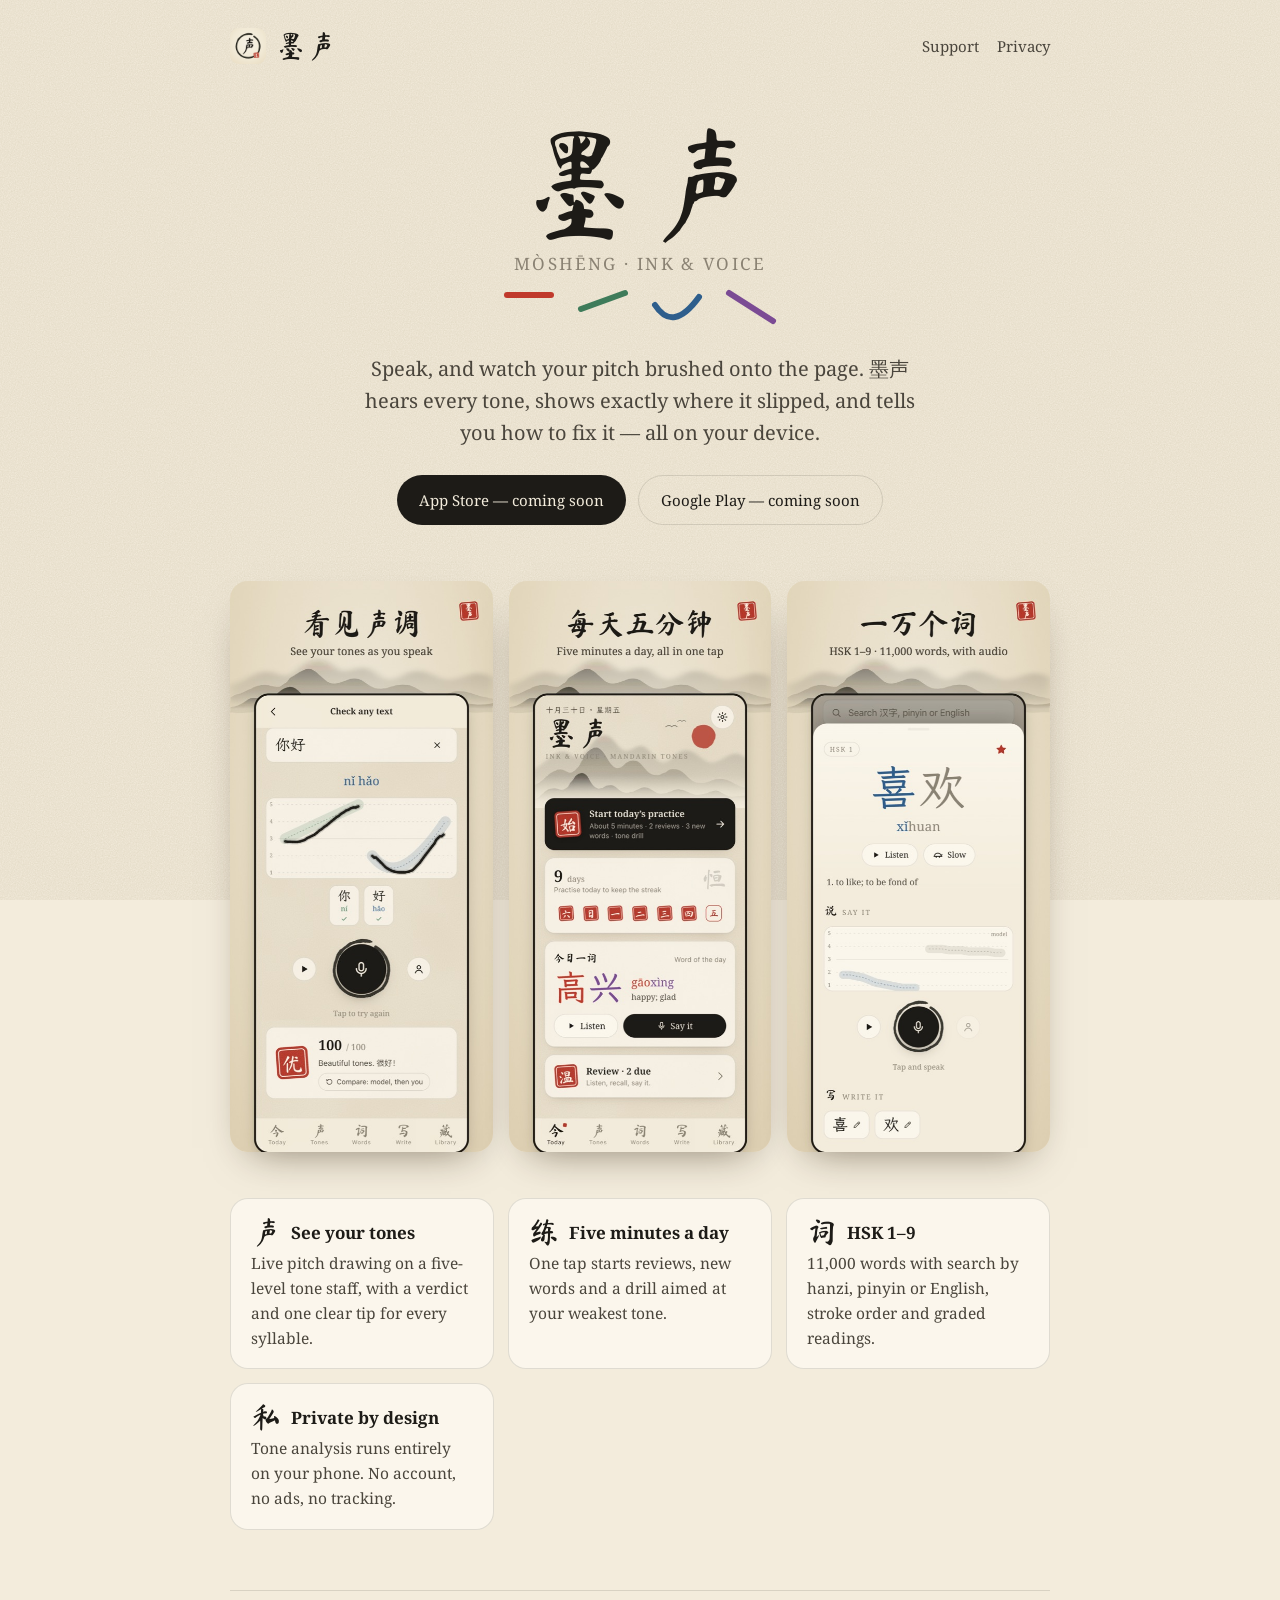
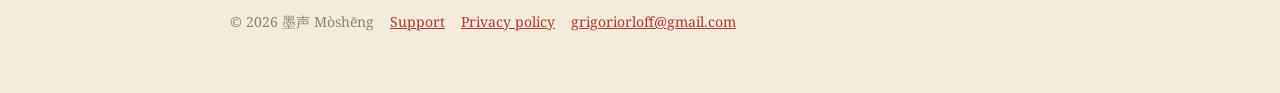
<file: index.html>
<!doctype html><html lang="en"><head><meta charset="utf-8"><meta name="viewport" content="width=device-width, initial-scale=1"><link rel="icon" href="img/favicon.png"><link rel="preconnect" href="https://fonts.googleapis.com"><link rel="stylesheet" href="https://fonts.googleapis.com/css2?family=Ma+Shan+Zheng&family=Noto+Serif:wght@400;600&display=swap"><link rel="stylesheet" href="style.css"><title>墨声 Mòshēng — Mandarin tones</title><meta name="description" content="See your Mandarin tones as you speak. Instant, private pronunciation feedback for Chinese learners."></head>
<body><div class="wrap"><nav><a class="logo brush" href="./"><img src="img/icon.png" alt="">墨声</a><a href="support.html">Support</a><a href="privacy.html">Privacy</a></nav>
<section class="hero">
  <h1 class="brush">墨声</h1>
  <p class="py">MÒSHĒNG · INK &amp; VOICE</p>
  <div class="tones" aria-hidden="true">
    <svg viewBox="0 0 56 40"><path d="M6 8H50" stroke="var(--t1)" stroke-width="6" stroke-linecap="round"/></svg>
    <svg viewBox="0 0 56 40"><path d="M6 22L50 6" stroke="var(--t2)" stroke-width="6" stroke-linecap="round"/></svg>
    <svg viewBox="0 0 56 40"><path d="M6 18Q24 46 50 10" fill="none" stroke="var(--t3)" stroke-width="6" stroke-linecap="round"/></svg>
    <svg viewBox="0 0 56 40"><path d="M6 6L50 34" stroke="var(--t4)" stroke-width="6" stroke-linecap="round"/></svg>
  </div>
  <p class="lead">Speak, and watch your pitch brushed onto the page. 墨声 hears every tone, shows exactly where it slipped, and tells you how to fix it — all on your device.</p>
  <div class="badges">
    <a class="badge" href="#">App Store — coming soon</a>
    <a class="badge ghost" href="#">Google Play — coming soon</a>
  </div>
</section>
<div class="shots">
  <img src="img/01-check.jpg" alt="Tone check: your pitch drawn over the model, with per-syllable verdicts">
  <img src="img/02-today.jpg" alt="Today: a five-minute daily session, streak and word of the day">
  <img src="img/05-words.jpg" alt="HSK words with pinyin, audio and pronunciation check">
</div>
<div class="features">
  <div class="card"><h3><span class="brush">声</span>See your tones</h3><p>Live pitch drawing on a five-level tone staff, with a verdict and one clear tip for every syllable.</p></div>
  <div class="card"><h3><span class="brush">练</span>Five minutes a day</h3><p>One tap starts reviews, new words and a drill aimed at your weakest tone.</p></div>
  <div class="card"><h3><span class="brush">词</span>HSK 1–9</h3><p>11,000 words with search by hanzi, pinyin or English, stroke order and graded readings.</p></div>
  <div class="card"><h3><span class="brush">私</span>Private by design</h3><p>Tone analysis runs entirely on your phone. No account, no ads, no tracking.</p></div>
</div>
<footer><span>© 2026 墨声 Mòshēng</span><a href="support.html">Support</a><a href="privacy.html">Privacy policy</a><a href="mailto:grigoriorloff@gmail.com">grigoriorloff@gmail.com</a></footer></div></body></html>
</file>
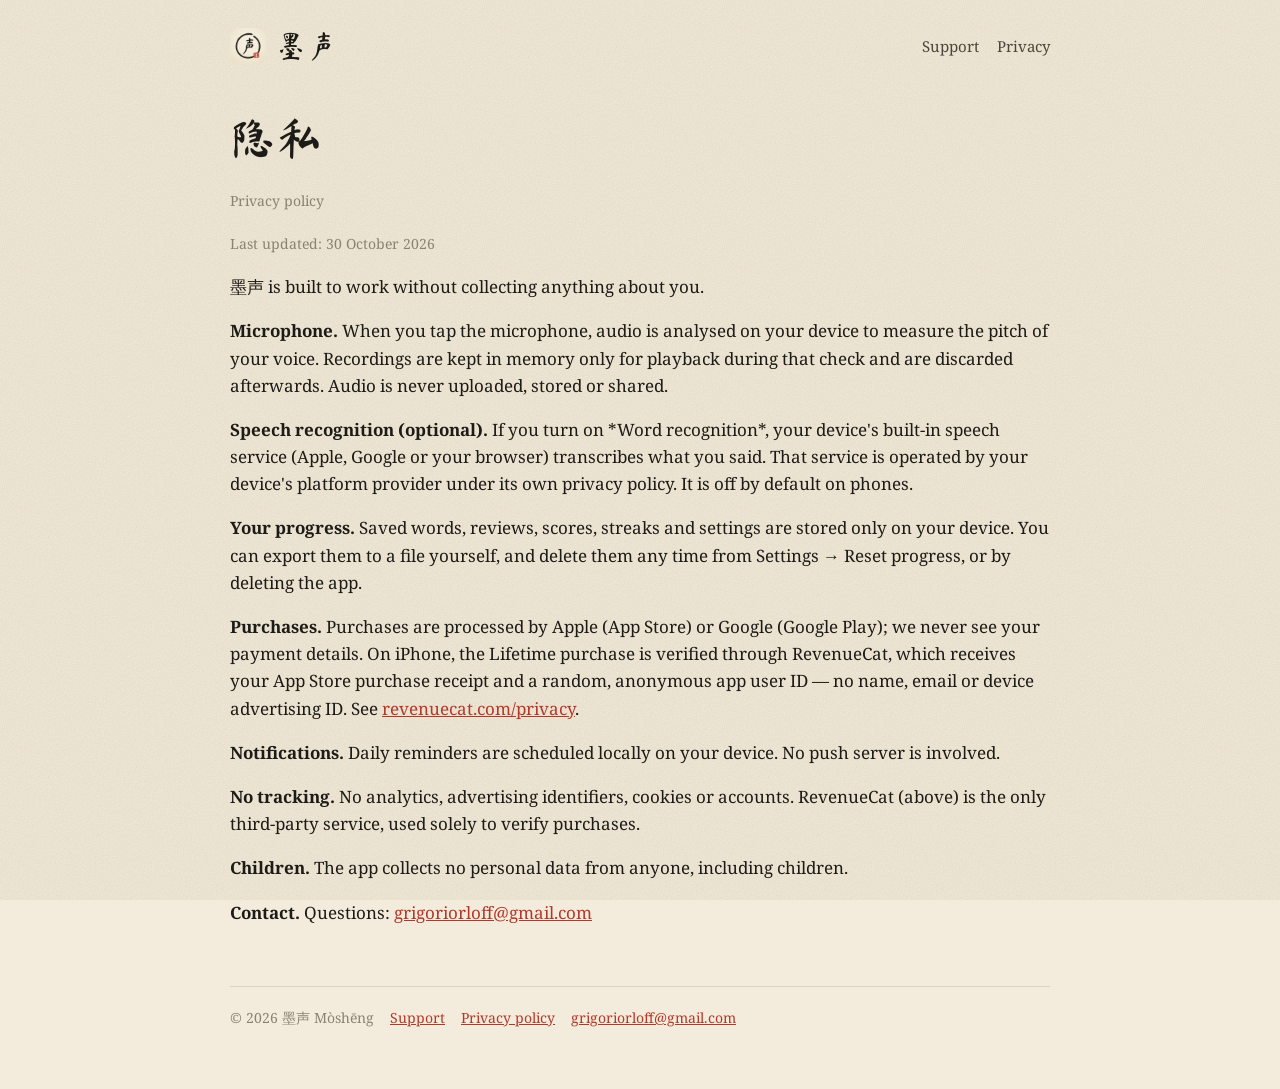
<file: privacy.html>
<!doctype html><html lang="en"><head><meta charset="utf-8"><meta name="viewport" content="width=device-width, initial-scale=1"><link rel="icon" href="img/favicon.png"><link rel="preconnect" href="https://fonts.googleapis.com"><link rel="stylesheet" href="https://fonts.googleapis.com/css2?family=Ma+Shan+Zheng&family=Noto+Serif:wght@400;600&display=swap"><link rel="stylesheet" href="style.css"><title>Privacy policy — 墨声 Mòshēng</title></head>
<body><div class="wrap doc"><nav><a class="logo brush" href="./"><img src="img/icon.png" alt="">墨声</a><a href="support.html">Support</a><a href="privacy.html">Privacy</a></nav>
<h1 class="brush">隐私</h1><p class="muted">Privacy policy</p>
<p><span class="muted">Last updated: 30 October 2026</span></p>
<p>墨声 is built to work without collecting anything about you.</p>
<p><strong>Microphone.</strong> When you tap the microphone, audio is analysed on your device to measure the pitch of your voice. Recordings are kept in memory only for playback during that check and are discarded afterwards. Audio is never uploaded, stored or shared.</p>
<p><strong>Speech recognition (optional).</strong> If you turn on *Word recognition*, your device&#x27;s built-in speech service (Apple, Google or your browser) transcribes what you said. That service is operated by your device&#x27;s platform provider under its own privacy policy. It is off by default on phones.</p>
<p><strong>Your progress.</strong> Saved words, reviews, scores, streaks and settings are stored only on your device. You can export them to a file yourself, and delete them any time from Settings → Reset progress, or by deleting the app.</p>
<p><strong>Purchases.</strong> Purchases are processed by Apple (App Store) or Google (Google Play); we never see your payment details. On iPhone, the Lifetime purchase is verified through RevenueCat, which receives your App Store purchase receipt and a random, anonymous app user ID — no name, email or device advertising ID. See <a href="https://www.revenuecat.com/privacy">revenuecat.com/privacy</a>.</p>
<p><strong>Notifications.</strong> Daily reminders are scheduled locally on your device. No push server is involved.</p>
<p><strong>No tracking.</strong> No analytics, advertising identifiers, cookies or accounts. RevenueCat (above) is the only third-party service, used solely to verify purchases.</p>
<p><strong>Children.</strong> The app collects no personal data from anyone, including children.</p>
<p><strong>Contact.</strong> Questions: <a href="mailto:grigoriorloff@gmail.com">grigoriorloff@gmail.com</a></p>
<footer><span>© 2026 墨声 Mòshēng</span><a href="support.html">Support</a><a href="privacy.html">Privacy policy</a><a href="mailto:grigoriorloff@gmail.com">grigoriorloff@gmail.com</a></footer></div></body></html>
</file>
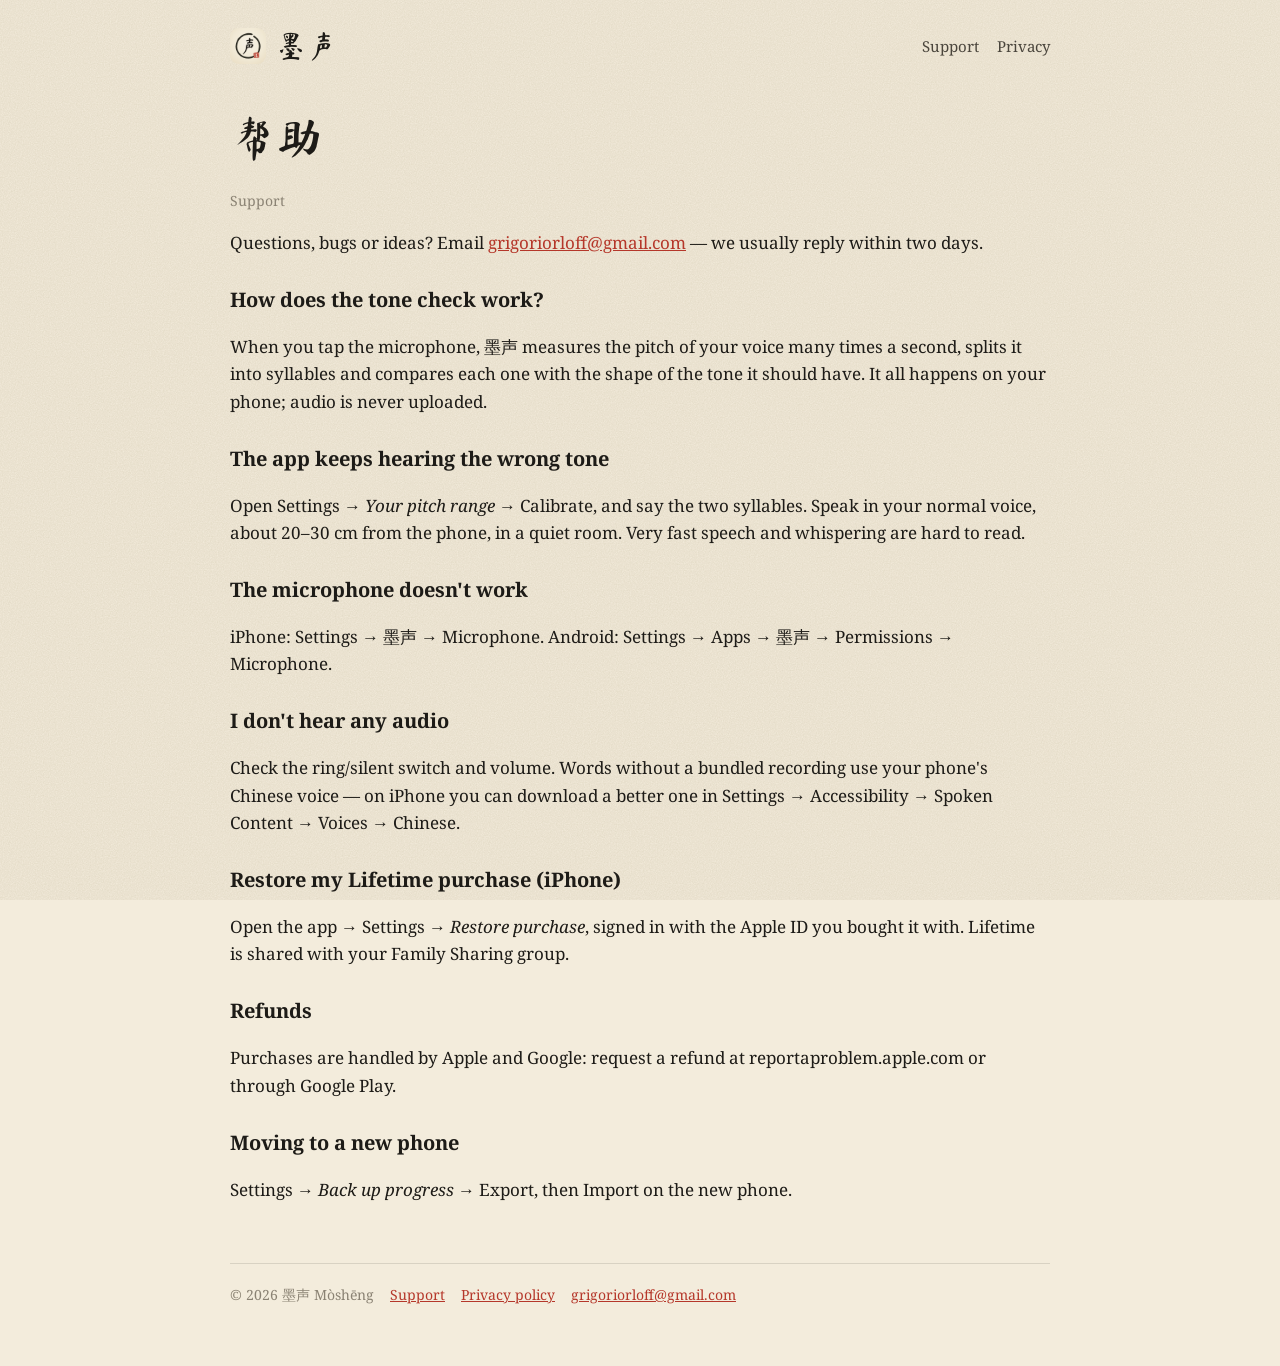
<file: support.html>
<!doctype html><html lang="en"><head><meta charset="utf-8"><meta name="viewport" content="width=device-width, initial-scale=1"><link rel="icon" href="img/favicon.png"><link rel="preconnect" href="https://fonts.googleapis.com"><link rel="stylesheet" href="https://fonts.googleapis.com/css2?family=Ma+Shan+Zheng&family=Noto+Serif:wght@400;600&display=swap"><link rel="stylesheet" href="style.css"><title>Support — 墨声 Mòshēng</title></head>
<body><div class="wrap doc"><nav><a class="logo brush" href="./"><img src="img/icon.png" alt="">墨声</a><a href="support.html">Support</a><a href="privacy.html">Privacy</a></nav>
<h1 class="brush">帮助</h1><p class="muted">Support</p>
<p>Questions, bugs or ideas? Email <a href="mailto:grigoriorloff@gmail.com">grigoriorloff@gmail.com</a> — we usually reply within two days.</p>
<h2>How does the tone check work?</h2><p>When you tap the microphone, 墨声 measures the pitch of your voice many times a second, splits it into syllables and compares each one with the shape of the tone it should have. It all happens on your phone; audio is never uploaded.</p>
<h2>The app keeps hearing the wrong tone</h2><p>Open Settings → <em>Your pitch range</em> → Calibrate, and say the two syllables. Speak in your normal voice, about 20–30 cm from the phone, in a quiet room. Very fast speech and whispering are hard to read.</p>
<h2>The microphone doesn't work</h2><p>iPhone: Settings → 墨声 → Microphone. Android: Settings → Apps → 墨声 → Permissions → Microphone.</p>
<h2>I don't hear any audio</h2><p>Check the ring/silent switch and volume. Words without a bundled recording use your phone's Chinese voice — on iPhone you can download a better one in Settings → Accessibility → Spoken Content → Voices → Chinese.</p>
<h2>Restore my Lifetime purchase (iPhone)</h2><p>Open the app → Settings → <em>Restore purchase</em>, signed in with the Apple ID you bought it with. Lifetime is shared with your Family Sharing group.</p>
<h2>Refunds</h2><p>Purchases are handled by Apple and Google: request a refund at reportaproblem.apple.com or through Google Play.</p>
<h2>Moving to a new phone</h2><p>Settings → <em>Back up progress</em> → Export, then Import on the new phone.</p>
<footer><span>© 2026 墨声 Mòshēng</span><a href="support.html">Support</a><a href="privacy.html">Privacy policy</a><a href="mailto:grigoriorloff@gmail.com">grigoriorloff@gmail.com</a></footer></div></body></html>
</file>
<file: style.css>
:root {
  --paper: #f3ecdc;
  --card: rgba(255, 252, 244, 0.65);
  --ink: #1d1b17;
  --ink-2: #4a453c;
  --ink-3: #8a8273;
  --line: rgba(29, 27, 23, 0.12);
  --red: #b5372a;
  --t1: #c0392b;
  --t2: #3e7b5a;
  --t3: #2e5e8c;
  --t4: #7b4b94;
  color-scheme: light;
}
@media (prefers-color-scheme: dark) {
  :root {
    --paper: #15130f;
    --card: rgba(255, 246, 226, 0.05);
    --ink: #ede5d3;
    --ink-2: #bdb4a2;
    --ink-3: #847c6d;
    --line: rgba(237, 229, 211, 0.12);
    --red: #d9533f;
    --t1: #e0604d;
    --t2: #6fb38d;
    --t3: #6e9fd6;
    --t4: #b58ad0;
    color-scheme: dark;
  }
}
* { box-sizing: border-box; }
body {
  margin: 0;
  background: var(--paper);
  color: var(--ink);
  font: 17px/1.6 'Noto Serif', Georgia, serif;
}
body::before {
  content: '';
  position: fixed;
  inset: 0;
  pointer-events: none;
  opacity: 0.45;
  mix-blend-mode: multiply;
  background-image: url("data:image/svg+xml,%3Csvg xmlns='http://www.w3.org/2000/svg' width='240' height='240'%3E%3Cfilter id='n'%3E%3CfeTurbulence type='fractalNoise' baseFrequency='0.85' numOctaves='2' stitchTiles='stitch'/%3E%3CfeColorMatrix values='0 0 0 0 0.45 0 0 0 0 0.38 0 0 0 0 0.25 0 0 0 0.5 0'/%3E%3C/filter%3E%3Crect width='240' height='240' filter='url(%23n)'/%3E%3C/svg%3E");
}
.wrap { position: relative; max-width: 860px; margin: 0 auto; padding: 0 20px 60px; }
a { color: var(--red); }
.brush { font-family: 'Ma Shan Zheng', 'Kaiti SC', serif; font-weight: 400; }
nav { display: flex; align-items: center; gap: 18px; padding: 22px 0; }
nav .logo { display: flex; align-items: center; gap: 10px; color: var(--ink); text-decoration: none; font-size: 30px; margin-right: auto; }
nav .logo img { width: 36px; height: 36px; border-radius: 9px; }
nav a { color: var(--ink-2); text-decoration: none; font-size: 15px; }
.hero { text-align: center; padding: 30px 0 10px; }
.hero h1 { margin: 0; font-size: clamp(64px, 14vw, 120px); line-height: 1; }
.hero .py { margin: 8px 0 0; letter-spacing: 0.14em; color: var(--ink-3); }
.hero p.lead { max-width: 560px; margin: 18px auto 26px; font-size: 20px; color: var(--ink-2); }
.tones { display: flex; justify-content: center; gap: 18px; margin: 10px 0 26px; }
.tones svg { width: 56px; height: 40px; }
.badges { display: flex; justify-content: center; flex-wrap: wrap; gap: 12px; }
.badge { display: inline-flex; align-items: center; gap: 8px; padding: 12px 22px; border-radius: 999px; background: var(--ink); color: var(--paper); text-decoration: none; font-size: 15px; }
.badge.ghost { background: transparent; color: var(--ink); border: 1px solid var(--line); }
.shots { display: grid; grid-template-columns: repeat(3, 1fr); gap: 16px; margin: 46px 0; }
.shots img { width: 100%; border-radius: 18px; box-shadow: 0 18px 40px -22px rgba(40, 25, 5, 0.6); }
.features { display: grid; grid-template-columns: repeat(auto-fit, minmax(240px, 1fr)); gap: 14px; }
.card { background: var(--card); border: 1px solid var(--line); border-radius: 18px; padding: 18px 20px; }
.card h3 { margin: 0 0 4px; font-size: 17px; display: flex; align-items: center; gap: 10px; }
.card h3 .brush { font-size: 30px; line-height: 1; }
.card p { margin: 0; color: var(--ink-2); font-size: 15.5px; }
.doc h1 { font-size: 46px; margin: 10px 0 4px; }
.doc h2 { font-size: 20px; margin: 28px 0 6px; }
.doc .muted, footer { color: var(--ink-3); font-size: 14px; }
footer { margin-top: 60px; padding-top: 20px; border-top: 1px solid var(--line); display: flex; flex-wrap: wrap; gap: 16px; }
.seal { display: inline-grid; place-items: center; width: 34px; height: 34px; border-radius: 7px; background: var(--red); color: #fbf3e6; font-family: 'Ma Shan Zheng', serif; font-size: 22px; transform: rotate(-5deg); }
@media (max-width: 600px) { .shots { grid-template-columns: 1fr 1fr; } .shots img:last-child { display: none; } }
</file>
